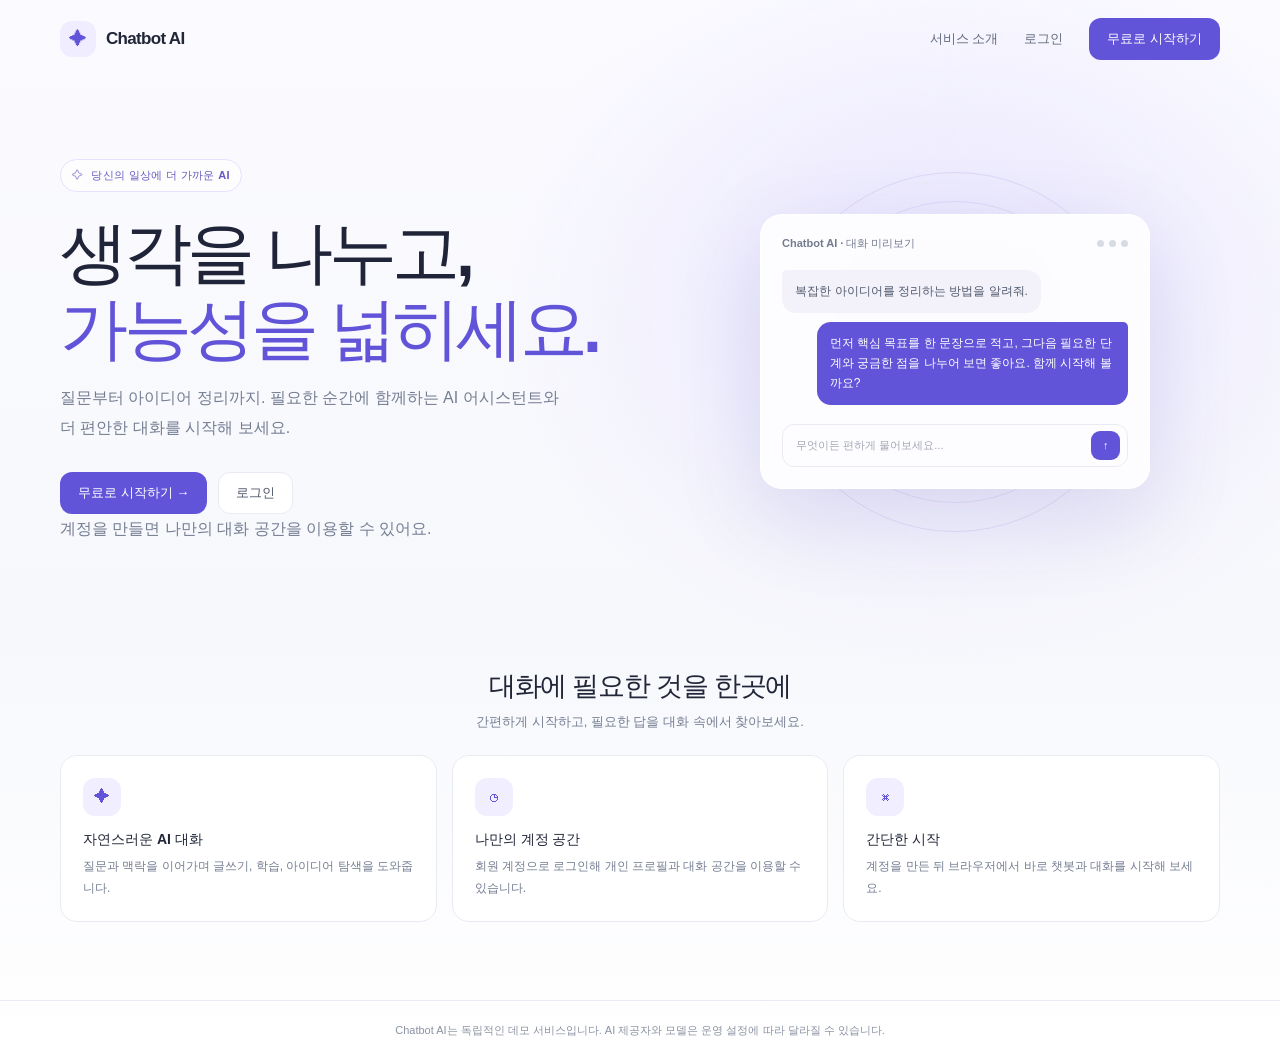
<file: templates/landing.html>
<!doctype html>
<html lang="ko">
  <head>
    <meta charset="utf-8">
    <meta name="viewport" content="width=device-width, initial-scale=1">
    <meta name="theme-color" content="#f7f8fc">
    <title>Chatbot AI | 더 자연스러운 AI 대화</title>
    <link rel="stylesheet" href="/static/site.css">
  </head>
  <body class="landing">
    <header class="site-header">
      <a class="brand" href="/" aria-label="Chatbot AI 홈">
        <span class="brand-mark" aria-hidden="true">✦</span>
        <span>Chatbot AI</span>
      </a>
      <nav class="nav-links" aria-label="주 메뉴">
        <a href="#features">서비스 소개</a>
        <a href="/login">로그인</a>
        <a class="button" href="/signup">무료로 시작하기</a>
      </nav>
    </header>

    <main>
      <section class="hero">
        <div class="hero-copy">
          <span class="eyebrow"><span aria-hidden="true">✧</span> 당신의 일상에 더 가까운 AI</span>
          <h1>생각을 나누고,<br><span>가능성을 넓히세요.</span></h1>
          <p>
            질문부터 아이디어 정리까지. 필요한 순간에 함께하는 AI 어시스턴트와
            더 편안한 대화를 시작해 보세요.
          </p>
          <div class="hero-actions">
            <a class="button" href="/signup">무료로 시작하기 <span aria-hidden="true">&nbsp;→</span></a>
            <a class="button secondary" href="/login">로그인</a>
          </div>
          <p class="hero-note">계정을 만들면 나만의 대화 공간을 이용할 수 있어요.</p>
        </div>

        <div class="hero-visual" aria-label="AI 대화 예시">
          <div class="orbit" aria-hidden="true"></div>
          <div class="ai-card">
            <div class="ai-card-head">
              <span>Chatbot AI · 대화 미리보기</span>
              <span class="ai-card-dots" aria-hidden="true"><span></span><span></span><span></span></span>
            </div>
            <div class="sample-message">복잡한 아이디어를 정리하는 방법을 알려줘.</div>
            <div class="sample-message answer">
              먼저 핵심 목표를 한 문장으로 적고, 그다음 필요한 단계와 궁금한 점을
              나누어 보면 좋아요. 함께 시작해 볼까요?
            </div>
            <div class="sample-input">
              <span>무엇이든 편하게 물어보세요...</span>
              <span class="sample-send" aria-hidden="true">↑</span>
            </div>
          </div>
        </div>
      </section>

      <section class="features" id="features">
        <div class="section-heading">
          <h2>대화에 필요한 것을 한곳에</h2>
          <p>간편하게 시작하고, 필요한 답을 대화 속에서 찾아보세요.</p>
        </div>
        <div class="feature-grid">
          <article class="feature-card">
            <div class="feature-icon" aria-hidden="true">✦</div>
            <h3>자연스러운 AI 대화</h3>
            <p>질문과 맥락을 이어가며 글쓰기, 학습, 아이디어 탐색을 도와줍니다.</p>
          </article>
          <article class="feature-card">
            <div class="feature-icon" aria-hidden="true">◷</div>
            <h3>나만의 계정 공간</h3>
            <p>회원 계정으로 로그인해 개인 프로필과 대화 공간을 이용할 수 있습니다.</p>
          </article>
          <article class="feature-card">
            <div class="feature-icon" aria-hidden="true">⌘</div>
            <h3>간단한 시작</h3>
            <p>계정을 만든 뒤 브라우저에서 바로 챗봇과 대화를 시작해 보세요.</p>
          </article>
        </div>
      </section>
    </main>

    <footer class="site-footer">
      Chatbot AI는 독립적인 데모 서비스입니다. AI 제공자와 모델은 운영 설정에 따라 달라질 수 있습니다.
    </footer>
  </body>
</html>
</file>
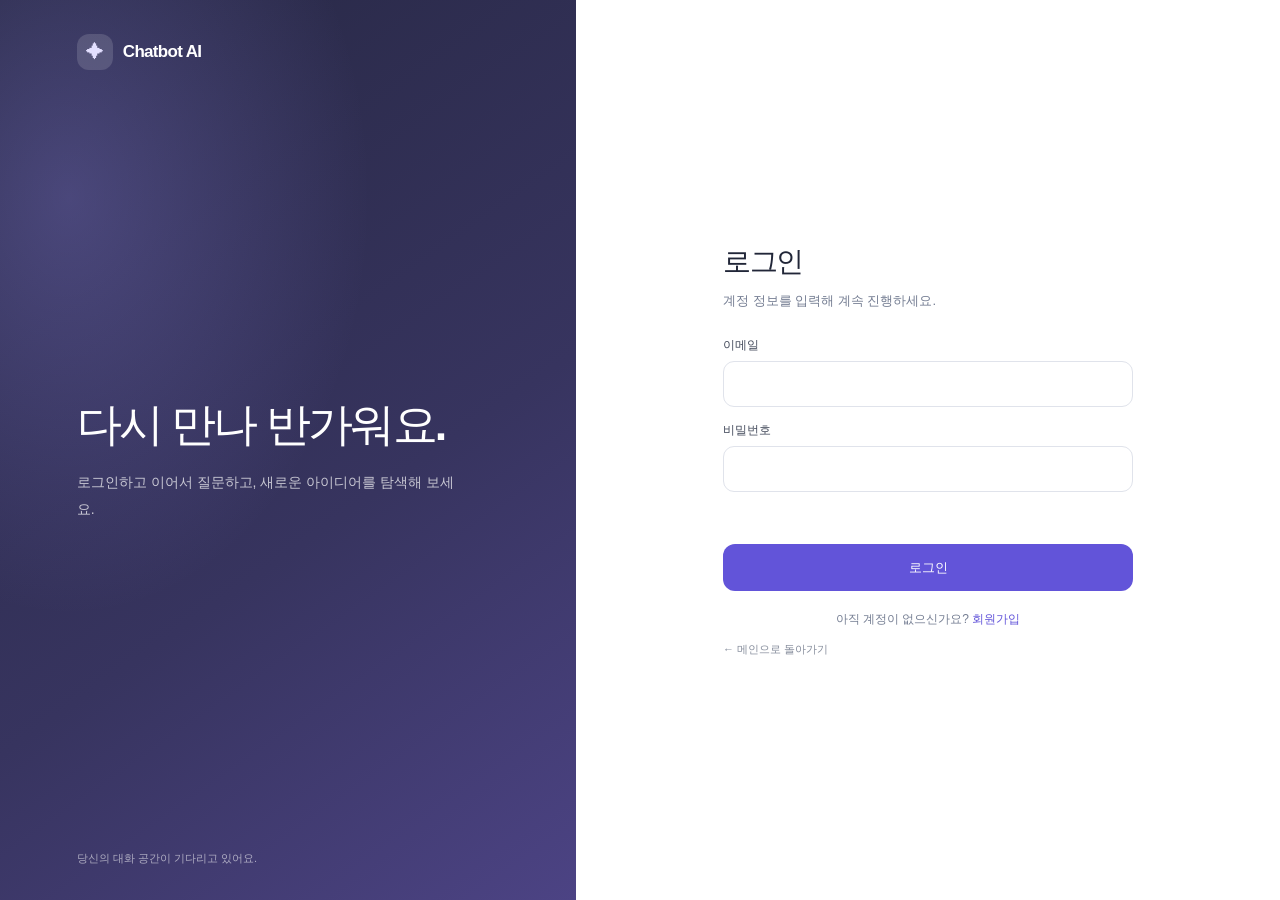
<file: templates/login.html>
<!doctype html>
<html lang="ko">
  <head>
    <meta charset="utf-8">
    <meta name="viewport" content="width=device-width, initial-scale=1">
    <meta name="theme-color" content="#f7f8fc">
    <title>로그인 | Chatbot AI</title>
    <link rel="stylesheet" href="/static/site.css">
  </head>
  <body>
    <main class="auth-page">
      <aside class="auth-aside">
        <a class="brand" href="/">
          <span class="brand-mark" aria-hidden="true">✦</span>
          <span>Chatbot AI</span>
        </a>
        <div class="aside-copy">
          <h1>다시 만나 반가워요.</h1>
          <p>로그인하고 이어서 질문하고, 새로운 아이디어를 탐색해 보세요.</p>
        </div>
        <div class="aside-foot">당신의 대화 공간이 기다리고 있어요.</div>
      </aside>

      <section class="auth-main" aria-labelledby="login-title">
        <div class="auth-form-wrap">
          <h2 id="login-title">로그인</h2>
          <p class="auth-intro">계정 정보를 입력해 계속 진행하세요.</p>
          <form id="login-form" novalidate>
            <div class="form-field">
              <label for="email">이메일</label>
              <input id="email" name="email" type="email" autocomplete="username" maxlength="254" required>
            </div>
            <div class="form-field">
              <label for="password">비밀번호</label>
              <input id="password" name="password" type="password" autocomplete="current-password" maxlength="128" required>
            </div>
            <p class="form-error" id="form-error" role="alert" aria-live="polite"></p>
            <button class="button auth-submit" id="submit-button" type="submit">로그인</button>
          </form>
          <p class="auth-switch">아직 계정이 없으신가요? <a href="/signup">회원가입</a></p>
          <a class="auth-back" href="/">← 메인으로 돌아가기</a>
        </div>
      </section>
    </main>
    <script>
      const form = document.querySelector("#login-form");
      const errorMessage = document.querySelector("#form-error");
      const submitButton = document.querySelector("#submit-button");

      form.addEventListener("submit", async (event) => {
        event.preventDefault();
        errorMessage.textContent = "";
        if (!form.reportValidity()) return;
        submitButton.disabled = true;

        try {
          const response = await fetch("/api/auth/login", {
            method: "POST",
            headers: { "Content-Type": "application/json" },
            body: JSON.stringify({
              email: form.querySelector("#email").value,
              password: form.querySelector("#password").value,
            }),
          });
          const result = await response.json();
          if (!response.ok) {
            const detail = Array.isArray(result.detail)
              ? result.detail.map((item) => item.msg).join(", ")
              : result.detail || "로그인에 실패했습니다.";
            throw new Error(detail);
          }
          window.location.assign("/dashboard");
        } catch (error) {
          errorMessage.textContent =
            error instanceof Error ? error.message : "요청 중 오류가 발생했습니다.";
          submitButton.disabled = false;
        }
      });
    </script>
  </body>
</html>
</file>
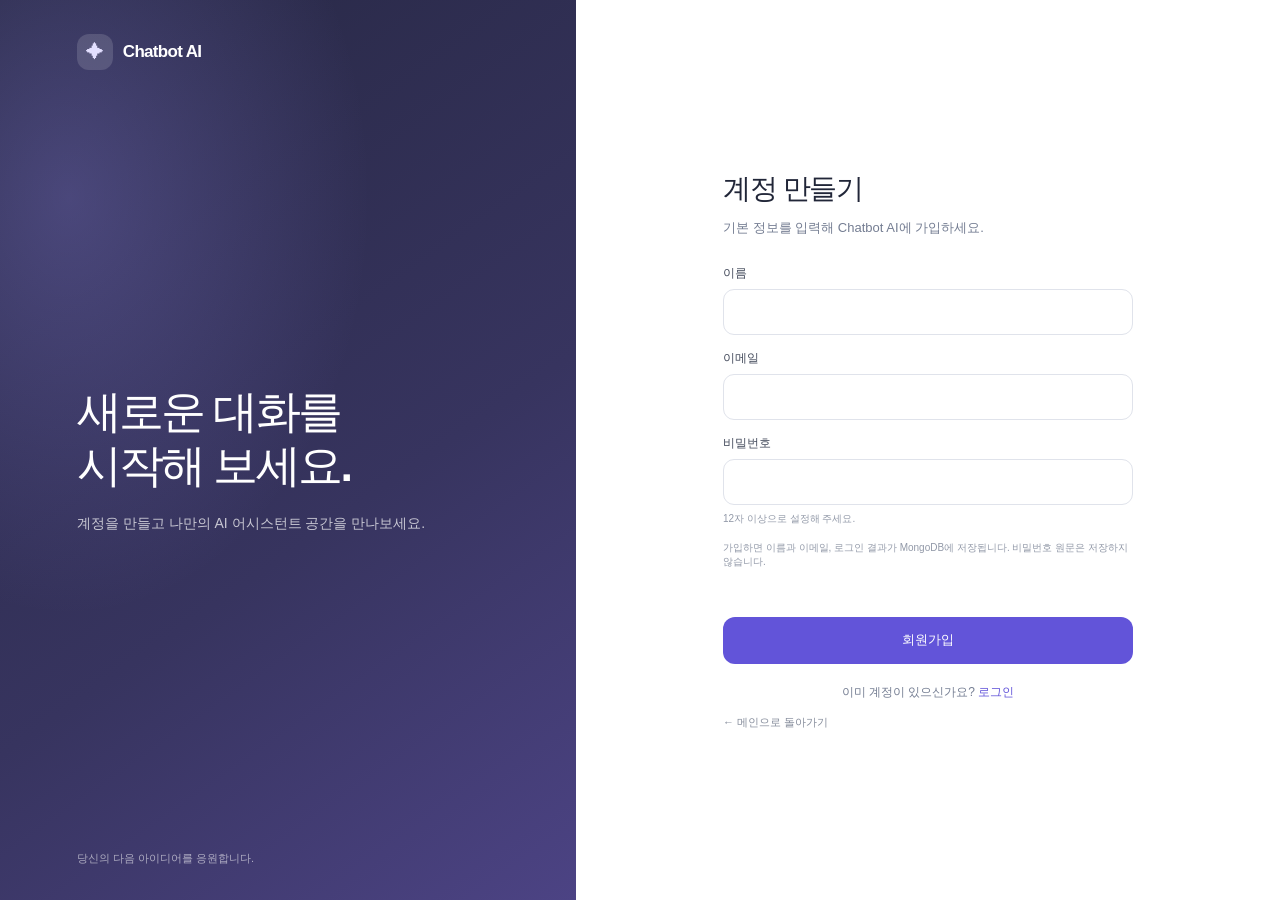
<file: templates/signup.html>
<!doctype html>
<html lang="ko">
  <head>
    <meta charset="utf-8">
    <meta name="viewport" content="width=device-width, initial-scale=1">
    <meta name="theme-color" content="#f7f8fc">
    <title>회원가입 | Chatbot AI</title>
    <link rel="stylesheet" href="/static/site.css">
  </head>
  <body>
    <main class="auth-page">
      <aside class="auth-aside">
        <a class="brand" href="/">
          <span class="brand-mark" aria-hidden="true">✦</span>
          <span>Chatbot AI</span>
        </a>
        <div class="aside-copy">
          <h1>새로운 대화를<br>시작해 보세요.</h1>
          <p>계정을 만들고 나만의 AI 어시스턴트 공간을 만나보세요.</p>
        </div>
        <div class="aside-foot">당신의 다음 아이디어를 응원합니다.</div>
      </aside>

      <section class="auth-main" aria-labelledby="signup-title">
        <div class="auth-form-wrap">
          <h2 id="signup-title">계정 만들기</h2>
          <p class="auth-intro">기본 정보를 입력해 Chatbot AI에 가입하세요.</p>
          <form id="signup-form" novalidate>
            <div class="form-field">
              <label for="name">이름</label>
              <input id="name" name="name" type="text" autocomplete="name" maxlength="80" required>
            </div>
            <div class="form-field">
              <label for="email">이메일</label>
              <input id="email" name="email" type="email" autocomplete="email" maxlength="254" required>
            </div>
            <div class="form-field">
              <label for="password">비밀번호</label>
              <input id="password" name="password" type="password" autocomplete="new-password" minlength="12" maxlength="128" required>
              <span class="field-hint">12자 이상으로 설정해 주세요.</span>
            </div>
            <p class="field-hint">가입하면 이름과 이메일, 로그인 결과가 MongoDB에 저장됩니다. 비밀번호 원문은 저장하지 않습니다.</p>
            <p class="form-error" id="form-error" role="alert" aria-live="polite"></p>
            <button class="button auth-submit" id="submit-button" type="submit">회원가입</button>
          </form>
          <p class="auth-switch">이미 계정이 있으신가요? <a href="/login">로그인</a></p>
          <a class="auth-back" href="/">← 메인으로 돌아가기</a>
        </div>
      </section>
    </main>
    <script>
      const form = document.querySelector("#signup-form");
      const errorMessage = document.querySelector("#form-error");
      const submitButton = document.querySelector("#submit-button");

      form.addEventListener("submit", async (event) => {
        event.preventDefault();
        errorMessage.textContent = "";
        if (!form.reportValidity()) return;
        submitButton.disabled = true;

        try {
          const response = await fetch("/api/auth/register", {
            method: "POST",
            headers: { "Content-Type": "application/json" },
            body: JSON.stringify({
              name: form.querySelector("#name").value,
              email: form.querySelector("#email").value,
              password: form.querySelector("#password").value,
            }),
          });
          const result = await response.json();
          if (!response.ok) {
            const detail = Array.isArray(result.detail)
              ? result.detail.map((item) => item.msg).join(", ")
              : result.detail || "회원가입에 실패했습니다.";
            throw new Error(detail);
          }
          window.location.assign("/dashboard");
        } catch (error) {
          errorMessage.textContent =
            error instanceof Error ? error.message : "요청 중 오류가 발생했습니다.";
          submitButton.disabled = false;
        }
      });
    </script>
  </body>
</html>
</file>
<file: static/site.css>
:root {
  font-family: Inter, Pretendard, "Noto Sans KR", "Apple SD Gothic Neo", sans-serif;
  color: #212638;
  background: #f7f8fc;
  font-synthesis: none;
  text-rendering: optimizeLegibility;
  -webkit-font-smoothing: antialiased;
  --ink: #212638;
  --muted: #747d92;
  --line: #e9ebf2;
  --brand: #6254d9;
  --brand-dark: #5144c0;
  --soft: #efedff;
}

* {
  box-sizing: border-box;
}

body {
  min-width: 320px;
  min-height: 100vh;
  margin: 0;
}

button,
input {
  font: inherit;
}

a {
  color: inherit;
  text-decoration: none;
}

.site-header {
  display: flex;
  width: min(1160px, calc(100% - 48px));
  min-height: 78px;
  align-items: center;
  justify-content: space-between;
  margin: 0 auto;
}

.brand {
  display: inline-flex;
  align-items: center;
  gap: 10px;
  color: var(--ink);
  font-size: 17px;
  font-weight: 760;
  letter-spacing: -0.04em;
}

.brand-mark {
  display: grid;
  width: 36px;
  height: 36px;
  place-items: center;
  border-radius: 12px;
  background: var(--soft);
  color: var(--brand);
  font-size: 18px;
}

.nav-links {
  display: flex;
  align-items: center;
  gap: 26px;
  color: #626a7d;
  font-size: 13px;
  font-weight: 600;
}

.nav-links a:hover,
.text-link:hover {
  color: var(--brand);
}

.button {
  display: inline-flex;
  min-height: 42px;
  align-items: center;
  justify-content: center;
  padding: 0 17px;
  border: 1px solid transparent;
  border-radius: 12px;
  background: var(--brand);
  color: white;
  cursor: pointer;
  font-size: 13px;
  font-weight: 700;
  transition: background 130ms ease, transform 130ms ease;
}

.button:hover:not(:disabled) {
  transform: translateY(-1px);
  background: var(--brand-dark);
}

.button:disabled {
  cursor: wait;
  opacity: 0.65;
}

.button.secondary {
  border-color: var(--line);
  background: white;
  color: #4d5568;
}

.button.secondary:hover {
  background: #f8f8fc;
}

.landing {
  overflow: hidden;
  min-height: 100vh;
  background:
    radial-gradient(ellipse at 74% 28%, rgb(225 220 255 / 72%), transparent 34%),
    linear-gradient(180deg, #fbfbff 0%, #f7f8fc 60%, #fff 100%);
}

.hero {
  position: relative;
  display: grid;
  width: min(1160px, calc(100% - 48px));
  min-height: 570px;
  grid-template-columns: 1fr 0.9fr;
  align-items: center;
  gap: 42px;
  margin: 0 auto;
  padding: 55px 0 78px;
}

.hero-copy {
  position: relative;
  z-index: 1;
  max-width: 600px;
}

.eyebrow {
  display: inline-flex;
  align-items: center;
  gap: 8px;
  padding: 8px 11px;
  border: 1px solid #e5e1ff;
  border-radius: 999px;
  background: rgb(255 255 255 / 72%);
  color: #6459bf;
  font-size: 11px;
  font-weight: 750;
  letter-spacing: 0.03em;
}

.hero h1 {
  margin: 22px 0 17px;
  color: #202438;
  font-size: clamp(42px, 6vw, 68px);
  font-weight: 780;
  letter-spacing: -0.065em;
  line-height: 1.12;
}

.hero h1 span {
  color: var(--brand);
}

.hero-copy > p {
  max-width: 510px;
  margin: 0;
  color: var(--muted);
  font-size: 16px;
  line-height: 1.9;
}

.hero-actions {
  display: flex;
  flex-wrap: wrap;
  gap: 11px;
  margin-top: 28px;
}

.hero-note {
  margin-top: 17px;
  color: #9299a9;
  font-size: 11px;
}

.hero-visual {
  position: relative;
  display: grid;
  min-height: 370px;
  place-items: center;
}

.orbit {
  position: absolute;
  width: min(360px, 80vw);
  aspect-ratio: 1;
  border: 1px solid rgb(116 104 215 / 15%);
  border-radius: 50%;
}

.orbit::before,
.orbit::after {
  position: absolute;
  border: 1px solid rgb(116 104 215 / 13%);
  border-radius: 50%;
  content: "";
  inset: 28px;
}

.orbit::after {
  inset: 62px;
}

.ai-card {
  position: relative;
  z-index: 1;
  width: min(390px, 100%);
  padding: 21px;
  border: 1px solid rgb(255 255 255 / 88%);
  border-radius: 22px;
  background: rgb(255 255 255 / 86%);
  box-shadow: 0 26px 85px rgb(73 65 155 / 15%);
  backdrop-filter: blur(14px);
}

.ai-card-head {
  display: flex;
  align-items: center;
  justify-content: space-between;
  margin-bottom: 19px;
  color: #737b8f;
  font-size: 11px;
  font-weight: 650;
}

.ai-card-dots {
  display: flex;
  gap: 5px;
}

.ai-card-dots span {
  width: 7px;
  height: 7px;
  border-radius: 50%;
  background: #d8dbe4;
}

.sample-message {
  width: fit-content;
  max-width: 90%;
  margin: 9px 0;
  padding: 11px 13px;
  border-radius: 5px 14px 14px;
  background: #f3f2fb;
  color: #515a6d;
  font-size: 12px;
  line-height: 1.7;
}

.sample-message.answer {
  margin-left: auto;
  border-radius: 14px 5px 14px 14px;
  background: var(--brand);
  color: white;
}

.sample-input {
  display: flex;
  min-height: 42px;
  align-items: center;
  justify-content: space-between;
  margin-top: 19px;
  padding: 6px 7px 6px 13px;
  border: 1px solid var(--line);
  border-radius: 12px;
  color: #a1a7b5;
  font-size: 11px;
}

.sample-send {
  display: grid;
  width: 29px;
  height: 29px;
  place-items: center;
  border-radius: 9px;
  background: var(--brand);
  color: white;
}

.features {
  width: min(1160px, calc(100% - 48px));
  margin: 0 auto;
  padding: 20px 0 78px;
}

.section-heading {
  margin-bottom: 24px;
  text-align: center;
}

.section-heading h2 {
  margin: 0;
  color: var(--ink);
  font-size: 27px;
  letter-spacing: -0.045em;
}

.section-heading p {
  margin: 9px 0 0;
  color: var(--muted);
  font-size: 13px;
}

.feature-grid {
  display: grid;
  grid-template-columns: repeat(3, 1fr);
  gap: 15px;
}

.feature-card {
  padding: 22px;
  border: 1px solid var(--line);
  border-radius: 17px;
  background: white;
}

.feature-icon {
  display: grid;
  width: 38px;
  height: 38px;
  place-items: center;
  border-radius: 12px;
  background: #f0eeff;
  color: var(--brand);
  font-size: 16px;
}

.feature-card h3 {
  margin: 15px 0 7px;
  font-size: 14px;
}

.feature-card p {
  margin: 0;
  color: var(--muted);
  font-size: 12px;
  line-height: 1.8;
}

.site-footer {
  padding: 22px 24px;
  border-top: 1px solid var(--line);
  color: #8b92a2;
  font-size: 11px;
  text-align: center;
}

.auth-page {
  display: grid;
  min-height: 100vh;
  grid-template-columns: minmax(320px, 0.9fr) minmax(460px, 1.1fr);
  background: #fff;
}

.auth-aside {
  display: flex;
  flex-direction: column;
  justify-content: space-between;
  padding: 34px clamp(28px, 6vw, 82px);
  background:
    radial-gradient(ellipse at 12% 22%, rgb(160 149 255 / 26%), transparent 42%),
    linear-gradient(145deg, #272844, #37345f 58%, #4c4384);
  color: #fff;
}

.auth-aside .brand {
  color: #fff;
}

.auth-aside .brand-mark {
  background: rgb(255 255 255 / 14%);
  color: #e3dfff;
}

.aside-copy {
  max-width: 390px;
  margin: auto 0;
  padding: 54px 0;
}

.aside-copy h1 {
  margin: 0;
  font-size: clamp(30px, 4vw, 45px);
  letter-spacing: -0.06em;
  line-height: 1.2;
}

.aside-copy p {
  margin: 17px 0 0;
  color: rgb(255 255 255 / 72%);
  font-size: 14px;
  line-height: 1.9;
}

.aside-foot {
  color: rgb(255 255 255 / 58%);
  font-size: 11px;
}

.auth-main {
  display: grid;
  min-height: 100vh;
  place-items: center;
  padding: 32px;
}

.auth-form-wrap {
  width: min(410px, 100%);
}

.auth-form-wrap h2 {
  margin: 0;
  color: var(--ink);
  font-size: 28px;
  letter-spacing: -0.05em;
}

.auth-intro {
  margin: 9px 0 25px;
  color: var(--muted);
  font-size: 13px;
  line-height: 1.7;
}

.form-field {
  display: grid;
  gap: 7px;
  margin: 15px 0;
}

.form-field label {
  color: #434a5b;
  font-size: 12px;
  font-weight: 700;
}

.form-field input {
  width: 100%;
  min-height: 46px;
  padding: 0 13px;
  border: 1px solid #e0e3eb;
  border-radius: 11px;
  outline: 0;
  background: #fff;
  color: #303647;
  font-size: 13px;
}

.form-field input:focus {
  border-color: #a99ff0;
  box-shadow: 0 0 0 3px rgb(98 84 217 / 9%);
}

.field-hint {
  color: #9299a8;
  font-size: 10px;
}

.form-error {
  min-height: 18px;
  margin: 11px 0;
  color: #b33f4a;
  font-size: 12px;
  line-height: 1.6;
}

.auth-submit {
  width: 100%;
  min-height: 47px;
  margin-top: 8px;
}

.auth-switch {
  margin: 20px 0 0;
  color: var(--muted);
  font-size: 12px;
  text-align: center;
}

.auth-switch a,
.text-link {
  color: var(--brand);
  font-weight: 700;
}

.auth-back {
  display: inline-block;
  margin-top: 14px;
  color: #858c9b;
  font-size: 11px;
}

.dashboard-page {
  min-height: 100vh;
  background: #f7f8fc;
}

.dashboard-header {
  border-bottom: 1px solid var(--line);
  background: white;
}

.dashboard-nav {
  display: flex;
  width: min(1100px, calc(100% - 40px));
  min-height: 72px;
  align-items: center;
  justify-content: space-between;
  margin: 0 auto;
}

.dashboard-links {
  display: flex;
  align-items: center;
  gap: 12px;
}

.dashboard-content {
  width: min(900px, calc(100% - 40px));
  margin: 0 auto;
  padding: 54px 0;
}

.dashboard-title {
  margin-bottom: 25px;
}

.dashboard-title h1 {
  margin: 0;
  font-size: 30px;
  letter-spacing: -0.05em;
}

.dashboard-title p {
  margin: 9px 0 0;
  color: var(--muted);
  font-size: 13px;
}

.profile-card {
  display: grid;
  grid-template-columns: 1fr;
  overflow: hidden;
  border: 1px solid var(--line);
  border-radius: 18px;
  background: white;
  box-shadow: 0 12px 38px rgb(34 42 67 / 4%);
}

.profile-card-head {
  display: flex;
  align-items: center;
  gap: 15px;
  padding: 24px;
  border-bottom: 1px solid var(--line);
}

.profile-avatar {
  display: grid;
  width: 52px;
  height: 52px;
  place-items: center;
  border-radius: 17px;
  background: var(--soft);
  color: var(--brand);
  font-size: 20px;
  font-weight: 750;
}

.profile-card-head h2 {
  margin: 0;
  font-size: 16px;
}

.profile-card-head p {
  margin: 5px 0 0;
  color: var(--muted);
  font-size: 12px;
}

.profile-fields {
  display: grid;
  grid-template-columns: repeat(2, 1fr);
  gap: 20px;
  padding: 24px;
}

.profile-field span {
  display: block;
  margin-bottom: 7px;
  color: #8a92a2;
  font-size: 10px;
  font-weight: 700;
  letter-spacing: 0.07em;
  text-transform: uppercase;
}

.profile-field strong {
  color: #343a4b;
  font-size: 13px;
  font-weight: 650;
  overflow-wrap: anywhere;
}

.dashboard-note {
  margin-top: 17px;
  padding: 14px 16px;
  border: 1px solid #e9e7f8;
  border-radius: 12px;
  background: #fbfaff;
  color: #78738f;
  font-size: 11px;
  line-height: 1.7;
}

@media (max-width: 760px) {
  .hero {
    min-height: auto;
    grid-template-columns: 1fr;
    gap: 18px;
    padding-top: 58px;
  }

  .hero-visual {
    min-height: 310px;
  }

  .feature-grid {
    grid-template-columns: 1fr;
  }

  .auth-page {
    grid-template-columns: 1fr;
  }

  .auth-aside {
    min-height: 200px;
    padding: 20px 24px;
  }

  .aside-copy {
    padding: 28px 0 18px;
  }

  .aside-copy h1 {
    font-size: 27px;
  }

  .aside-copy p,
  .aside-foot {
    display: none;
  }

  .auth-main {
    min-height: auto;
    padding: 38px 22px 54px;
  }
}

@media (max-width: 520px) {
  .site-header,
  .hero,
  .features {
    width: calc(100% - 32px);
  }

  .site-header {
    gap: 8px;
  }

  .brand {
    flex: 0 0 auto;
    white-space: nowrap;
  }

  .nav-links {
    gap: 9px;
    font-size: 11px;
  }

  .nav-links a:first-child {
    display: none;
  }

  .nav-links .button {
    min-height: 36px;
    padding-inline: 10px;
    white-space: nowrap;
  }

  .hero h1 {
    font-size: 43px;
  }

  .profile-fields {
    grid-template-columns: 1fr;
    gap: 18px;
  }

  .dashboard-links {
    gap: 7px;
  }

  .dashboard-links .button {
    min-height: 37px;
    padding: 0 10px;
    font-size: 11px;
  }
}
</file>
